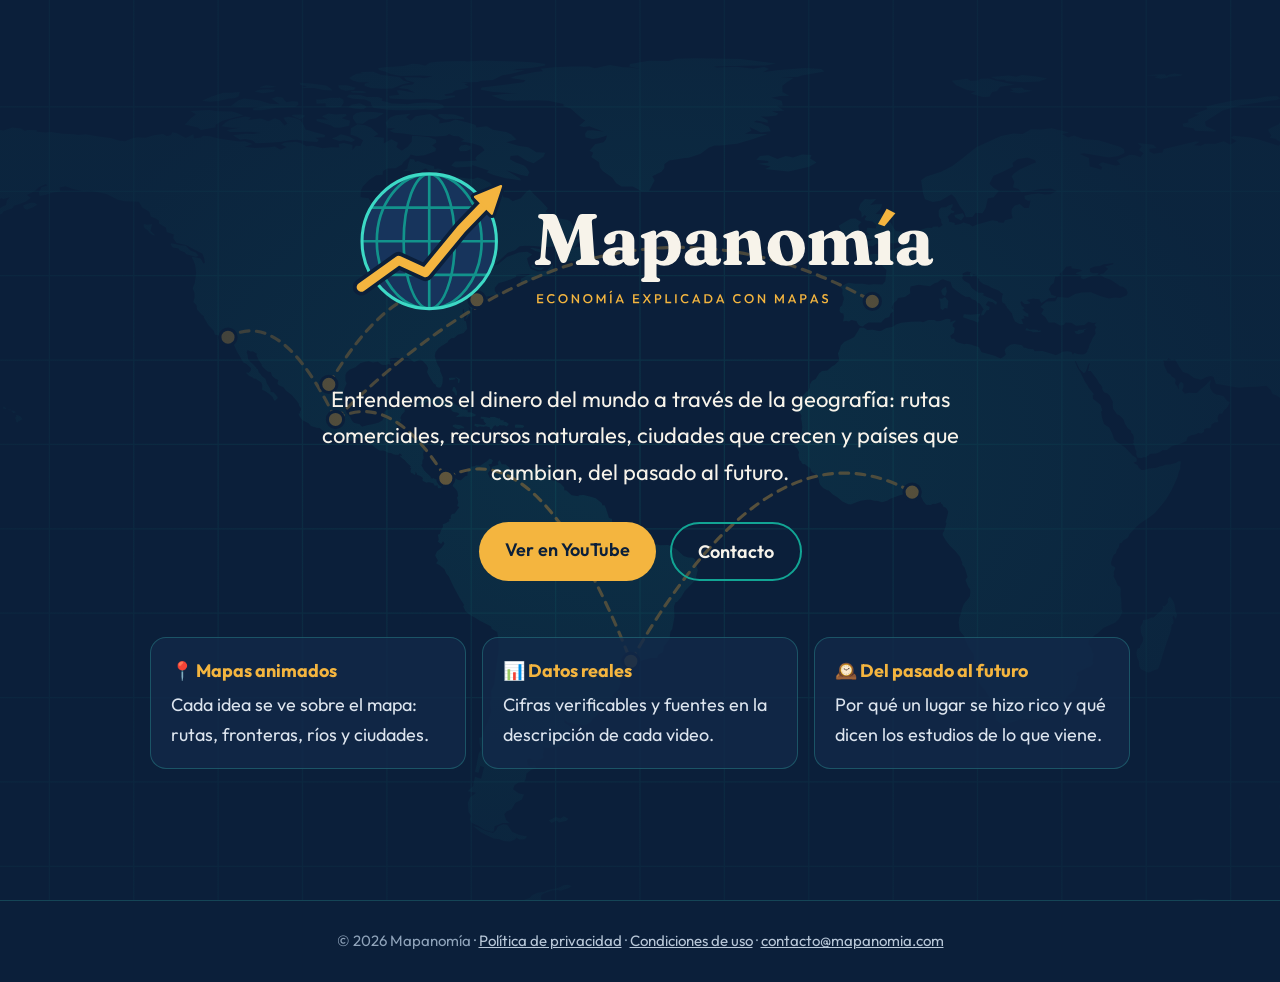
<file: index.html>
<!doctype html>
<html lang="es">
<head>
<meta charset="utf-8">
<meta name="viewport" content="width=device-width, initial-scale=1">
<title>Mapanomía · Economía explicada con mapas</title>
<meta name="description" content="Mapanomía: la economía del mundo explicada con mapas animados, datos reales y fuentes en cada video.">
<meta property="og:title" content="Mapanomía · Economía explicada con mapas">
<meta property="og:description" content="Entendemos el dinero del mundo a través de la geografía: rutas comerciales, recursos, ciudades y países que cambian, del pasado al futuro.">
<meta property="og:image" content="https://mapanomia.com/compartir.jpg">
<meta property="og:url" content="https://mapanomia.com/">
<link rel="icon" href="icono.svg" type="image/svg+xml">
<link rel="apple-touch-icon" href="icono.png">
<link rel="preconnect" href="https://fonts.googleapis.com">
<link rel="preconnect" href="https://fonts.gstatic.com" crossorigin>
<link href="https://fonts.googleapis.com/css2?family=Outfit:wght@400;600&display=swap" rel="stylesheet">
<link rel="stylesheet" href="estilo.css">
</head>
<body>
<section class="portada">
  <img class="logo" src="logo.svg" alt="Mapanomía · Economía explicada con mapas" width="1676" height="580">
  <p class="gancho">Entendemos el dinero del mundo a través de la geografía: rutas comerciales, recursos naturales, ciudades que crecen y países que cambian, del pasado al futuro.</p>
  <div class="botones">
    <a class="boton" href="https://www.youtube.com/@mapanomia">Ver en YouTube</a>
    <a class="boton secundario" href="mailto:contacto@mapanomia.com">Contacto</a>
  </div>
  <div class="temas">
    <div class="tema"><b>📍 Mapas animados</b>Cada idea se ve sobre el mapa: rutas, fronteras, ríos y ciudades.</div>
    <div class="tema"><b>📊 Datos reales</b>Cifras verificables y fuentes en la descripción de cada video.</div>
    <div class="tema"><b>🕰️ Del pasado al futuro</b>Por qué un lugar se hizo rico y qué dicen los estudios de lo que viene.</div>
  </div>
</section>
<footer>© 2026 Mapanomía · <a href="privacidad.html">Política de privacidad</a> · <a href="terminos.html">Condiciones de uso</a> · <a href="mailto:contacto@mapanomia.com">contacto@mapanomia.com</a></footer>
</body>
</html>
</file>
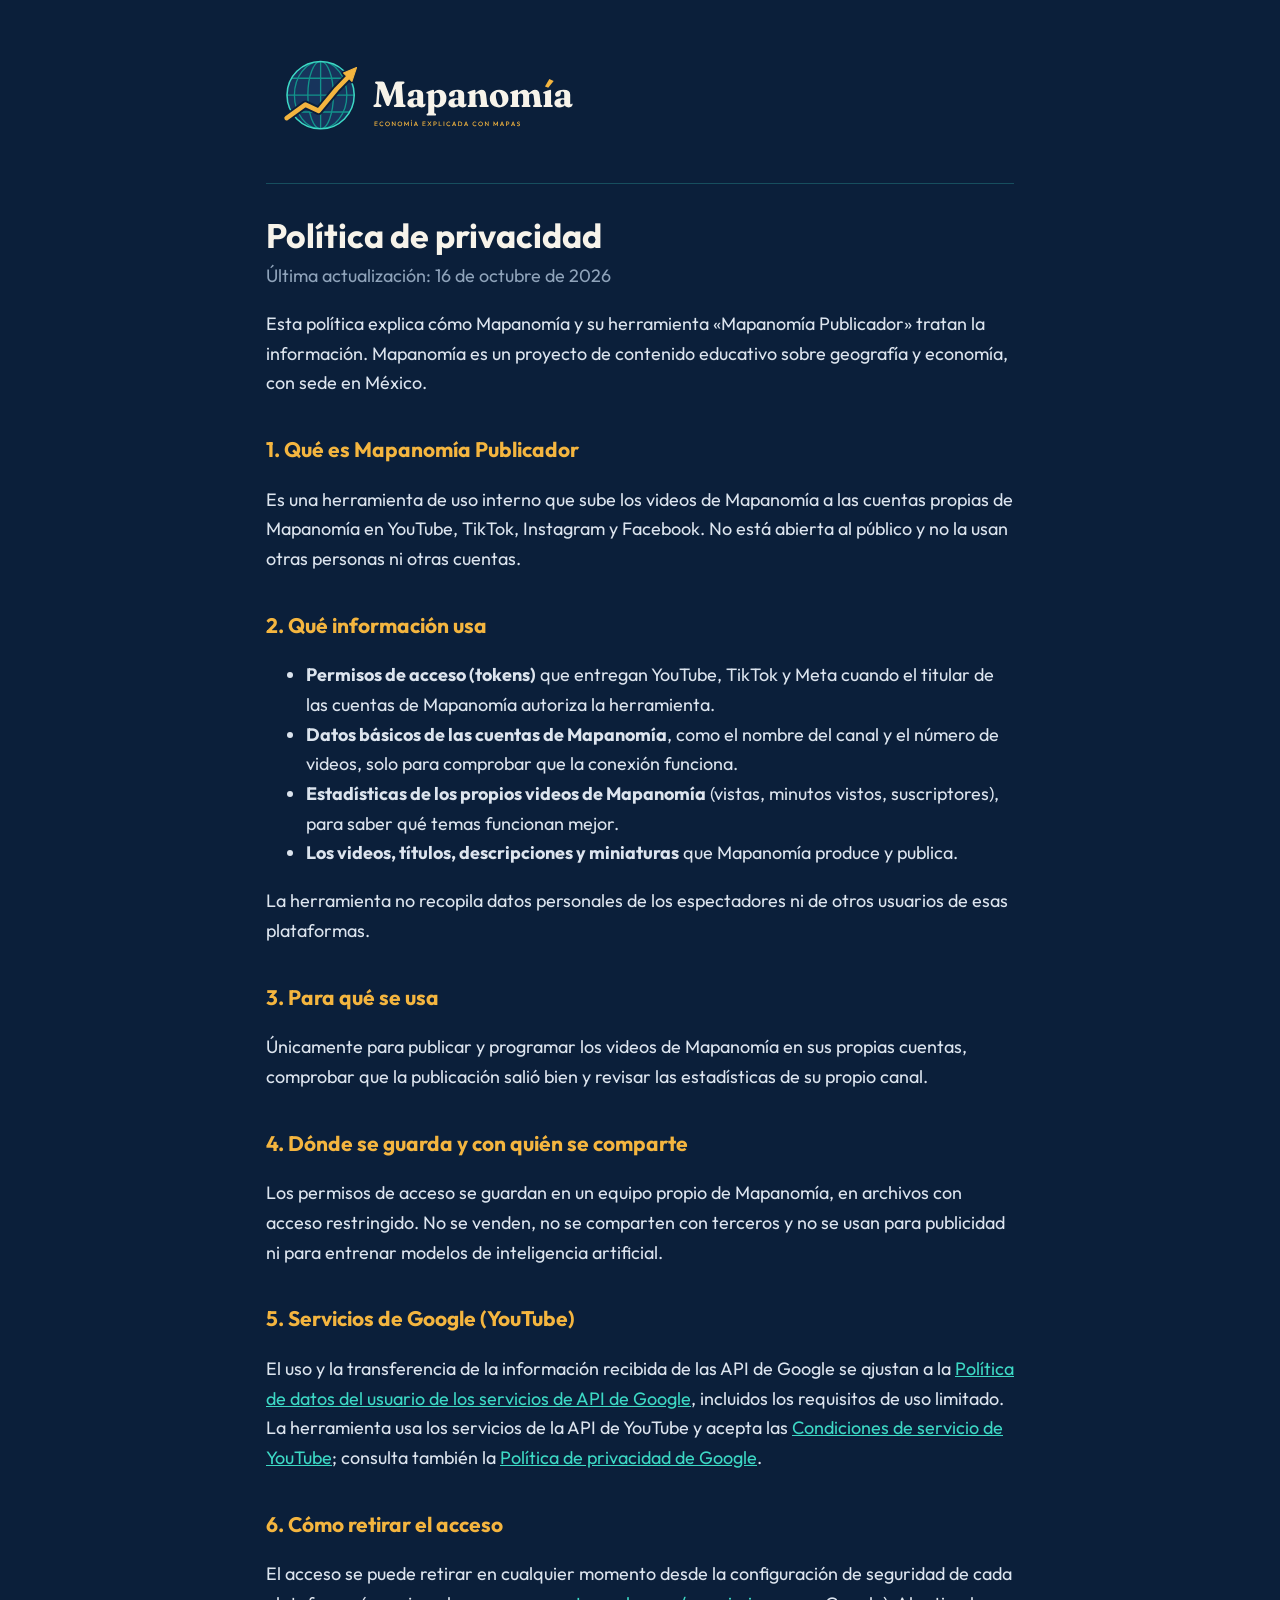
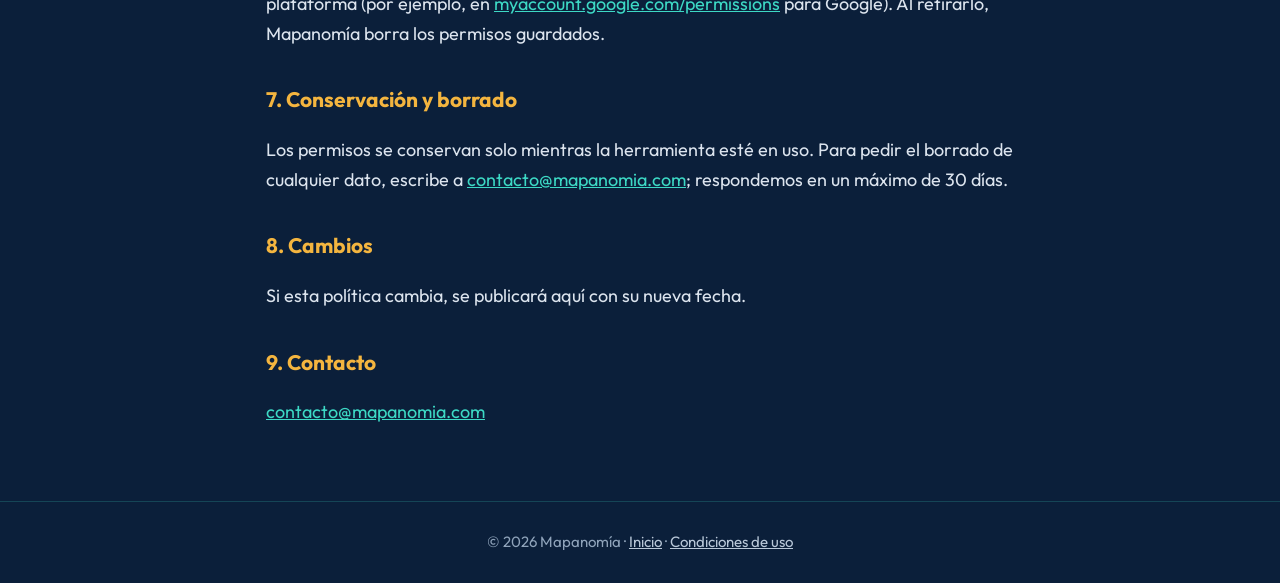
<file: privacidad.html>
<!doctype html>
<html lang="es">
<head>
<meta charset="utf-8">
<meta name="viewport" content="width=device-width, initial-scale=1">
<title>Política de privacidad · Mapanomía</title>
<link rel="icon" href="icono.svg" type="image/svg+xml">
<link rel="preconnect" href="https://fonts.googleapis.com">
<link rel="preconnect" href="https://fonts.gstatic.com" crossorigin>
<link href="https://fonts.googleapis.com/css2?family=Outfit:wght@400;600&display=swap" rel="stylesheet">
<link rel="stylesheet" href="estilo.css">
</head>
<body>
<main class="legal">
  <header><a href="index.html"><img src="logo.svg" alt="Mapanomía" width="1676" height="580"></a></header>

  <h1>Política de privacidad</h1>
  <p class="fecha">Última actualización: 16 de octubre de 2026</p>

  <p>Esta política explica cómo Mapanomía y su herramienta «Mapanomía Publicador» tratan la información. Mapanomía es un proyecto de contenido educativo sobre geografía y economía, con sede en México.</p>

  <h2>1. Qué es Mapanomía Publicador</h2>
  <p>Es una herramienta de uso interno que sube los videos de Mapanomía a las cuentas propias de Mapanomía en YouTube, TikTok, Instagram y Facebook. No está abierta al público y no la usan otras personas ni otras cuentas.</p>

  <h2>2. Qué información usa</h2>
  <ul>
    <li><strong>Permisos de acceso (tokens)</strong> que entregan YouTube, TikTok y Meta cuando el titular de las cuentas de Mapanomía autoriza la herramienta.</li>
    <li><strong>Datos básicos de las cuentas de Mapanomía</strong>, como el nombre del canal y el número de videos, solo para comprobar que la conexión funciona.</li>
    <li><strong>Estadísticas de los propios videos de Mapanomía</strong> (vistas, minutos vistos, suscriptores), para saber qué temas funcionan mejor.</li>
    <li><strong>Los videos, títulos, descripciones y miniaturas</strong> que Mapanomía produce y publica.</li>
  </ul>
  <p>La herramienta no recopila datos personales de los espectadores ni de otros usuarios de esas plataformas.</p>

  <h2>3. Para qué se usa</h2>
  <p>Únicamente para publicar y programar los videos de Mapanomía en sus propias cuentas, comprobar que la publicación salió bien y revisar las estadísticas de su propio canal.</p>

  <h2>4. Dónde se guarda y con quién se comparte</h2>
  <p>Los permisos de acceso se guardan en un equipo propio de Mapanomía, en archivos con acceso restringido. No se venden, no se comparten con terceros y no se usan para publicidad ni para entrenar modelos de inteligencia artificial.</p>

  <h2>5. Servicios de Google (YouTube)</h2>
  <p>El uso y la transferencia de la información recibida de las API de Google se ajustan a la <a href="https://developers.google.com/terms/api-services-user-data-policy">Política de datos del usuario de los servicios de API de Google</a>, incluidos los requisitos de uso limitado. La herramienta usa los servicios de la API de YouTube y acepta las <a href="https://www.youtube.com/t/terms">Condiciones de servicio de YouTube</a>; consulta también la <a href="https://policies.google.com/privacy">Política de privacidad de Google</a>.</p>

  <h2>6. Cómo retirar el acceso</h2>
  <p>El acceso se puede retirar en cualquier momento desde la configuración de seguridad de cada plataforma (por ejemplo, en <a href="https://myaccount.google.com/permissions">myaccount.google.com/permissions</a> para Google). Al retirarlo, Mapanomía borra los permisos guardados.</p>

  <h2>7. Conservación y borrado</h2>
  <p>Los permisos se conservan solo mientras la herramienta esté en uso. Para pedir el borrado de cualquier dato, escribe a <a href="mailto:contacto@mapanomia.com">contacto@mapanomia.com</a>; respondemos en un máximo de 30 días.</p>

  <h2>8. Cambios</h2>
  <p>Si esta política cambia, se publicará aquí con su nueva fecha.</p>

  <h2>9. Contacto</h2>
  <p><a href="mailto:contacto@mapanomia.com">contacto@mapanomia.com</a></p>
</main>
<footer>© 2026 Mapanomía · <a href="index.html">Inicio</a> · <a href="terminos.html">Condiciones de uso</a></footer>
</body>
</html>
</file>
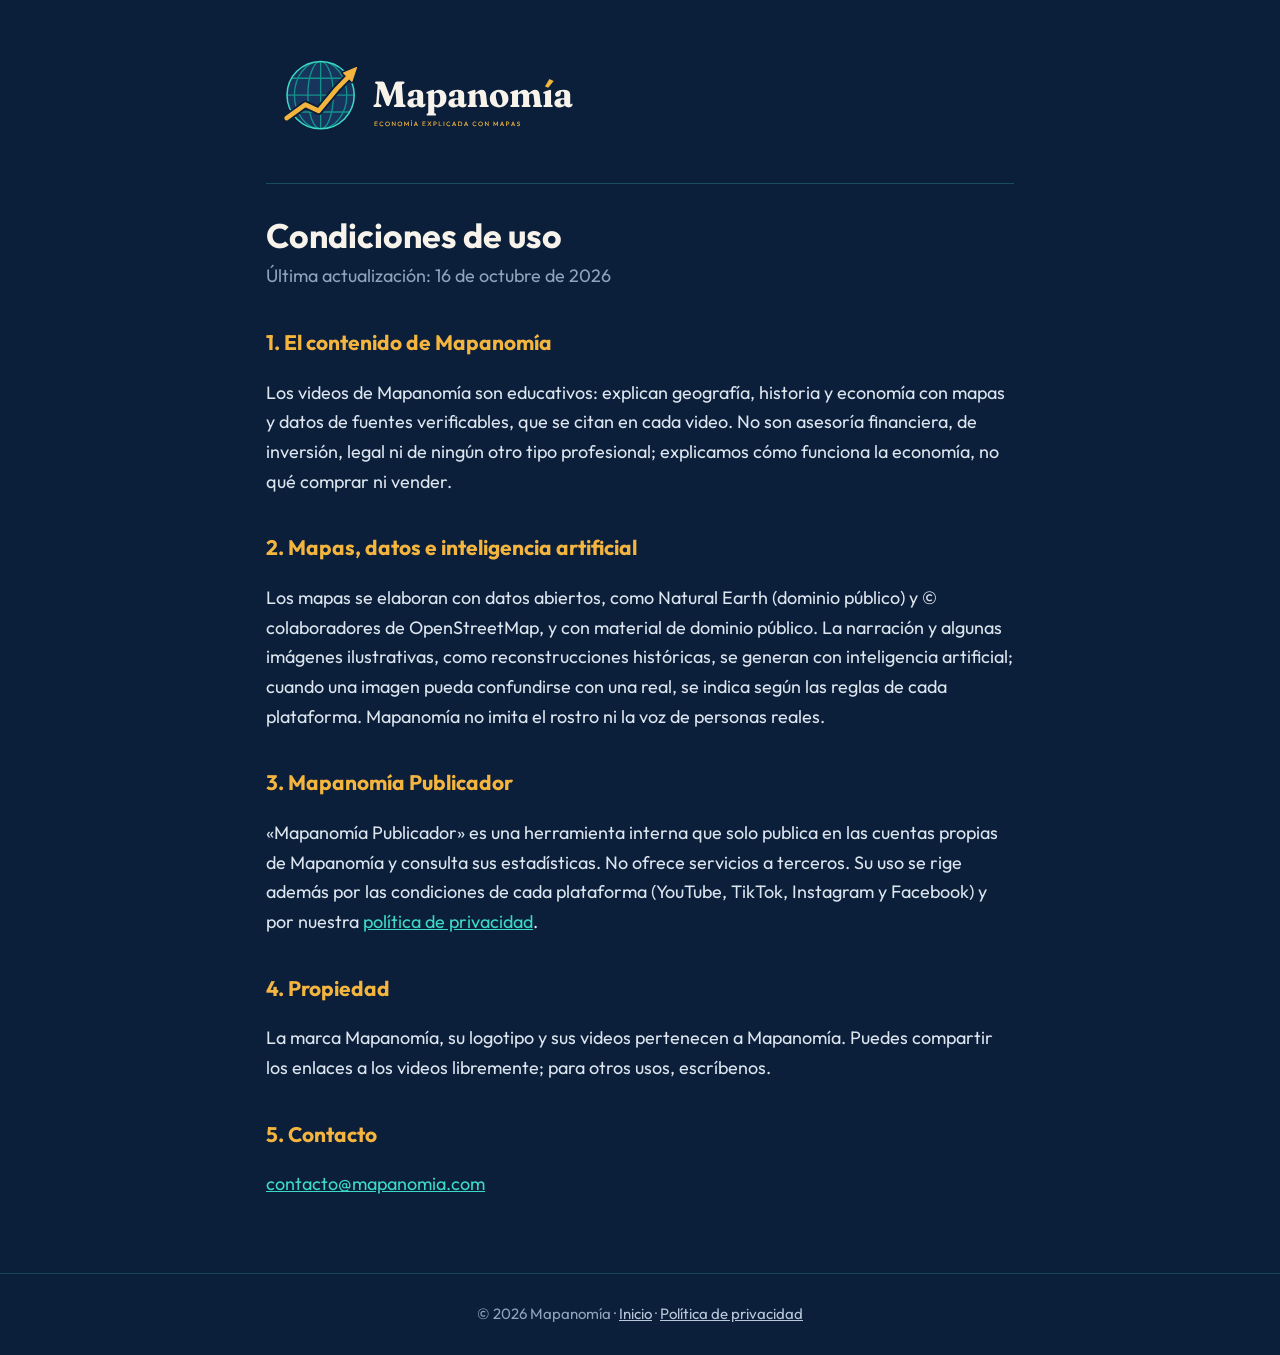
<file: terminos.html>
<!doctype html>
<html lang="es">
<head>
<meta charset="utf-8">
<meta name="viewport" content="width=device-width, initial-scale=1">
<title>Condiciones de uso · Mapanomía</title>
<link rel="icon" href="icono.svg" type="image/svg+xml">
<link rel="preconnect" href="https://fonts.googleapis.com">
<link rel="preconnect" href="https://fonts.gstatic.com" crossorigin>
<link href="https://fonts.googleapis.com/css2?family=Outfit:wght@400;600&display=swap" rel="stylesheet">
<link rel="stylesheet" href="estilo.css">
</head>
<body>
<main class="legal">
  <header><a href="index.html"><img src="logo.svg" alt="Mapanomía" width="1676" height="580"></a></header>

  <h1>Condiciones de uso</h1>
  <p class="fecha">Última actualización: 16 de octubre de 2026</p>

  <h2>1. El contenido de Mapanomía</h2>
  <p>Los videos de Mapanomía son educativos: explican geografía, historia y economía con mapas y datos de fuentes verificables, que se citan en cada video. No son asesoría financiera, de inversión, legal ni de ningún otro tipo profesional; explicamos cómo funciona la economía, no qué comprar ni vender.</p>

  <h2>2. Mapas, datos e inteligencia artificial</h2>
  <p>Los mapas se elaboran con datos abiertos, como Natural Earth (dominio público) y © colaboradores de OpenStreetMap, y con material de dominio público. La narración y algunas imágenes ilustrativas, como reconstrucciones históricas, se generan con inteligencia artificial; cuando una imagen pueda confundirse con una real, se indica según las reglas de cada plataforma. Mapanomía no imita el rostro ni la voz de personas reales.</p>

  <h2>3. Mapanomía Publicador</h2>
  <p>«Mapanomía Publicador» es una herramienta interna que solo publica en las cuentas propias de Mapanomía y consulta sus estadísticas. No ofrece servicios a terceros. Su uso se rige además por las condiciones de cada plataforma (YouTube, TikTok, Instagram y Facebook) y por nuestra <a href="privacidad.html">política de privacidad</a>.</p>

  <h2>4. Propiedad</h2>
  <p>La marca Mapanomía, su logotipo y sus videos pertenecen a Mapanomía. Puedes compartir los enlaces a los videos libremente; para otros usos, escríbenos.</p>

  <h2>5. Contacto</h2>
  <p><a href="mailto:contacto@mapanomia.com">contacto@mapanomia.com</a></p>
</main>
<footer>© 2026 Mapanomía · <a href="index.html">Inicio</a> · <a href="privacidad.html">Política de privacidad</a></footer>
</body>
</html>
</file>
<file: estilo.css>
:root {
  --marino: #0B1F3A;
  --marino-2: #12294A;
  --teal: #12A594;
  --teal-claro: #3DD9C5;
  --oro: #F4B53F;
  --crema: #F7F3EA;
  --texto: #DCE4EE;
}
* { box-sizing: border-box; }
html, body { margin: 0; }
body {
  background: var(--marino);
  color: var(--texto);
  font-family: "Outfit", system-ui, -apple-system, "Segoe UI", sans-serif;
  font-size: 18px;
  line-height: 1.65;
}
a { color: var(--teal-claro); }
a:hover { color: var(--oro); }

/* Portada de la página de inicio */
.portada {
  min-height: 100vh;
  display: flex;
  flex-direction: column;
  align-items: center;
  justify-content: center;
  text-align: center;
  padding: 48px 16px;
  background:
    radial-gradient(ellipse at center, rgba(11, 31, 58, .55) 0%, rgba(11, 31, 58, .85) 70%),
    url("fondo.svg") center / cover no-repeat;
}
.portada img.logo { width: min(640px, 92vw); height: auto; }
.portada p.gancho {
  max-width: 640px;
  font-size: clamp(18px, 2.4vw, 22px);
  color: var(--crema);
  margin: 28px auto 32px;
}
.botones { display: flex; gap: 14px; flex-wrap: wrap; justify-content: center; }
.boton {
  display: inline-block;
  padding: 13px 26px;
  border-radius: 999px;
  font-weight: 600;
  text-decoration: none;
  background: var(--oro);
  color: var(--marino);
}
.boton:hover { background: var(--crema); color: var(--marino); }
.boton.secundario { background: transparent; color: var(--crema); border: 2px solid var(--teal); }
.boton.secundario:hover { border-color: var(--oro); color: var(--oro); }

.temas {
  display: grid;
  grid-template-columns: repeat(auto-fit, minmax(min(220px, 100%), 1fr));
  gap: 16px;
  width: 100%;
  max-width: 980px;
  margin: 56px auto 0;
  text-align: left;
}
.tema {
  background: rgba(18, 41, 74, .78);
  border: 1px solid rgba(61, 217, 197, .25);
  border-radius: 16px;
  padding: 18px 20px;
}
.tema b { display: block; color: var(--oro); margin-bottom: 4px; }

/* Páginas legales */
main.legal { max-width: 780px; margin: 0 auto; padding: 32px 16px 56px; }
main.legal header { padding: 8px 0 24px; border-bottom: 1px solid rgba(61, 217, 197, .25); }
main.legal header img { width: 320px; max-width: 80vw; height: auto; }
main.legal h1 { color: var(--crema); font-size: 34px; line-height: 1.2; margin: 32px 0 4px; }
main.legal h2 { color: var(--oro); font-size: 21px; margin-top: 34px; }
.fecha { color: #8FA3BA; margin-top: 0; }

footer {
  text-align: center;
  color: #8FA3BA;
  font-size: 15px;
  padding: 28px 16px;
  border-top: 1px solid rgba(61, 217, 197, .2);
}
footer a { color: #B8C7D8; }
</file>
